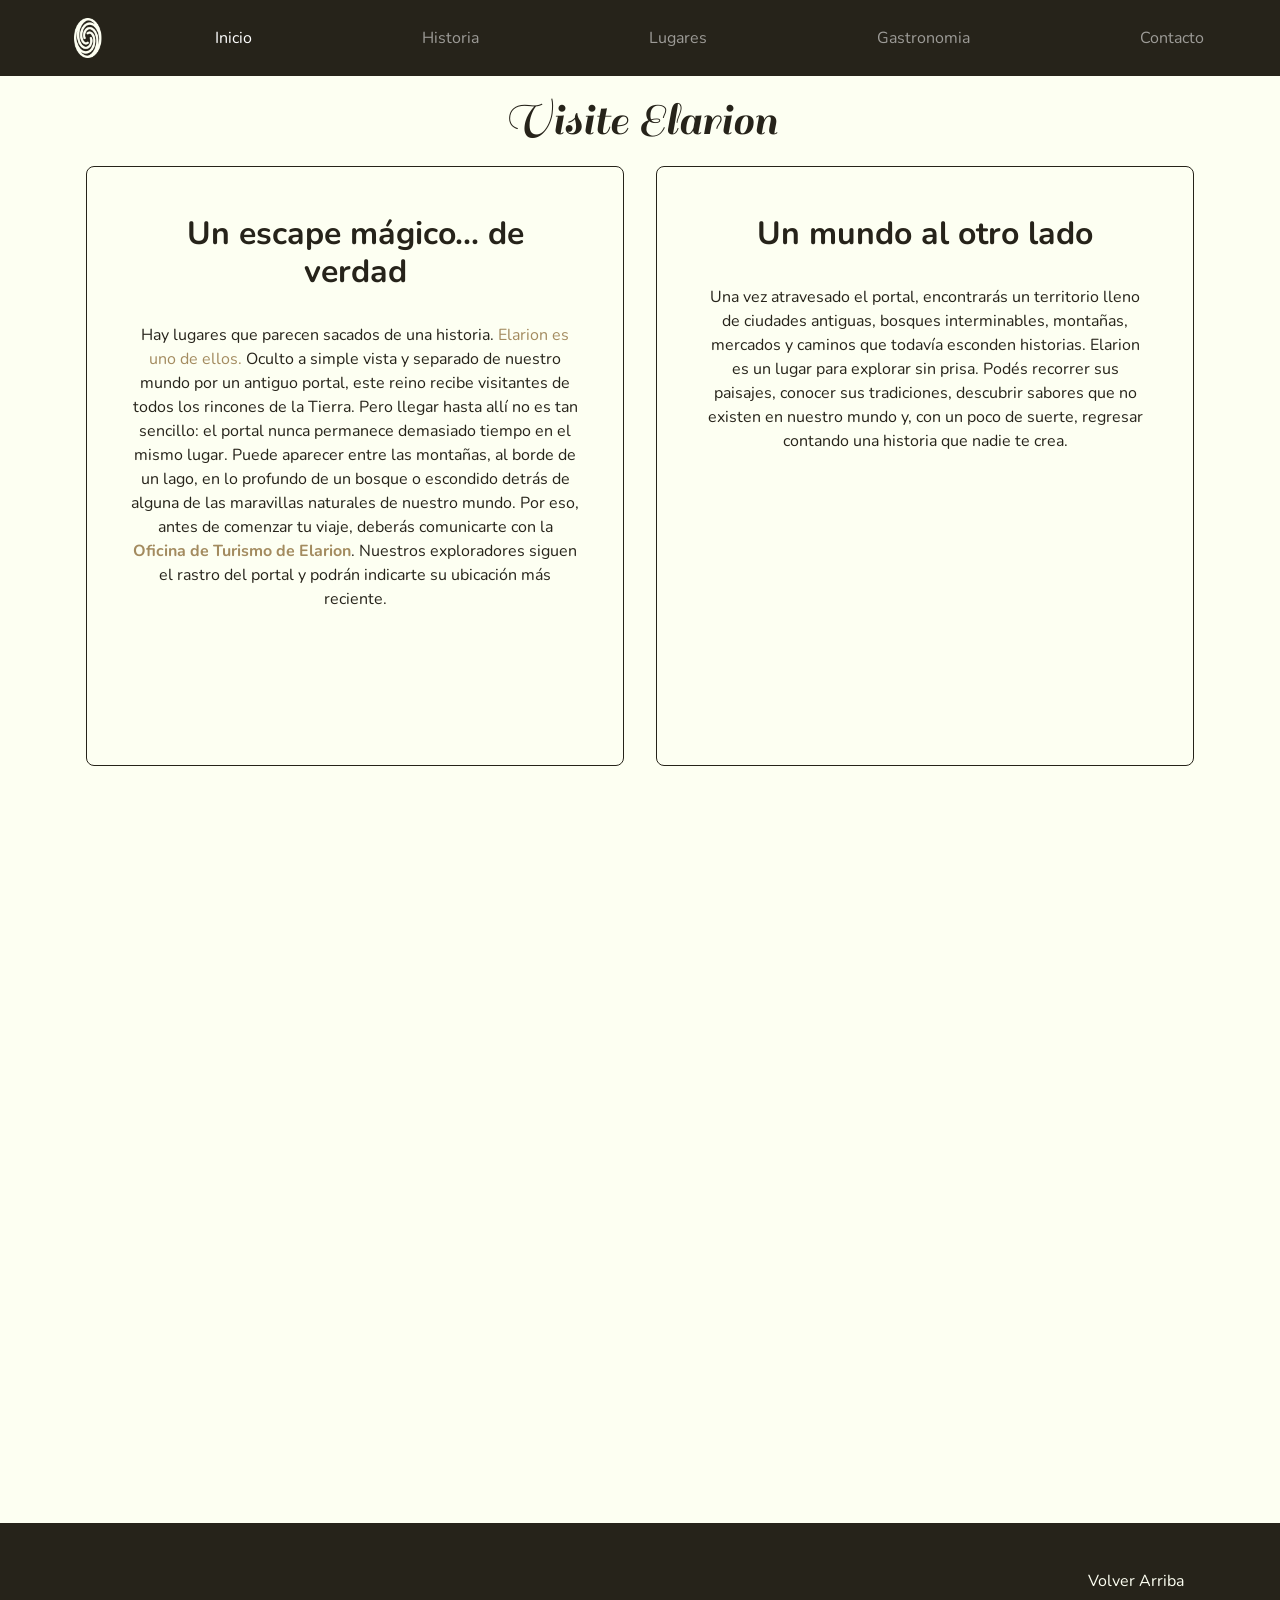
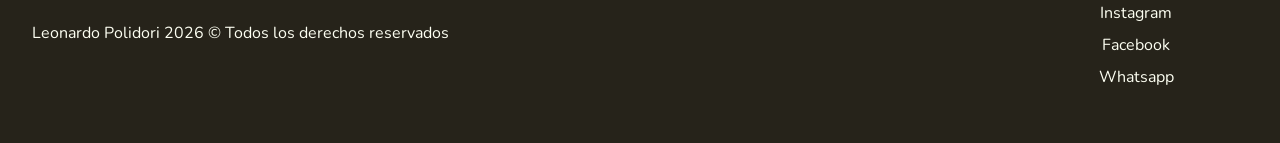
<file: index.html>
<!DOCTYPE html>
<html lang="es">
<head>
    <meta charset="UTF-8">
    <meta name="viewport" content="width=device-width, initial-scale=1.0">
    <meta name="description" content="Descubrí Elarion, un reino de magia y maravillas. Explorá sus paisajes, conocé su historia y prepará tu próxima aventura.">
    <meta name="keywords" content="Elarion, fantasia, turismo, portal">
    <link href="https://cdn.jsdelivr.net/npm/bootstrap@5.3.8/dist/css/bootstrap.min.css" rel="stylesheet" integrity="sha384-sRIl4kxILFvY47J16cr9ZwB07vP4J8+LH7qKQnuqkuIAvNWLzeN8tE5YBujZqJLB" crossorigin="anonymous">
    <link href="https://unpkg.com/aos@2.3.1/dist/aos.css" rel="stylesheet">
    <link rel="stylesheet" href="./styles/styles.css">
    <link rel="shortcut icon" href="./assets/images/icon.png" type="image/x-icon">
    <title>Elarion | Inicio</title>
</head>
<body>
    <header>
        <nav class="navbar navbar-expand-lg nav-bar" data-bs-theme="dark">
            <div class="container-fluid">
                <a class="navbar-brand" href="#index-inicio">
                    <img src="./assets/images/icon-w.png" alt="Elarion icon. Home">
                    <p class="navbar-brand-text">Elarion</p>
                </a>
                <button class="navbar-toggler" type="button" data-bs-toggle="collapse" data-bs-target="#navbarSupportedContent" aria-controls="navbarSupportedContent" aria-expanded="false" aria-label="Toggle navigation">
                    <span class="navbar-toggler-icon"></span>
                </button>
                <div class="collapse navbar-collapse" id="navbarSupportedContent">
                    <ul class="navbar-nav me-auto mb-2 mb-lg-0">
                        <li class="nav-item">
                            <a class="nav-link active" aria-current="page" href="#index-inicio">Inicio</a>
                        </li>
                        <li class="nav-item">
                            <a class="nav-link" href="./pages/historia.html">Historia</a>
                        </li>
                        <li class="nav-item">
                            <a class="nav-link" href="./pages/lugares.html">Lugares</a>
                        </li>
                        <li class="nav-item">
                            <a class="nav-link" href="./pages/gastronomia.html">Gastronomia</a>
                        </li>
                        <li class="nav-item">
                            <a class="nav-link" href="./pages/contacto.html">Contacto</a>
                        </li>
                    </ul>
                </div>
            </div>
        </nav>
    </header>

    <main>
    <div class="container-xl">
        <h1 id="index-inicio">Visite Elarion</h1>
        <div class="index-main row align-items-start" data-aos="fade-up">
            <section class="col">
                <article>
                    <h2>Un escape mágico... de verdad</h2>
                    <p>
                        Hay lugares que parecen sacados de una historia.

                        <span>Elarion es uno de ellos.</span>

                        Oculto a simple vista y separado de nuestro mundo por un antiguo portal, este reino recibe visitantes de todos los rincones de la Tierra. Pero llegar hasta allí no es tan sencillo: el portal nunca permanece demasiado tiempo en el mismo lugar.

                        Puede aparecer entre las montañas, al borde de un lago, en lo profundo de un bosque o escondido detrás de alguna de las maravillas naturales de nuestro mundo.

                        Por eso, antes de comenzar tu viaje, deberás comunicarte con la <span><b>Oficina de Turismo de Elarion</b></span>. Nuestros exploradores siguen el rastro del portal y podrán indicarte su ubicación más reciente.
                    </p>
                </article>
            </section>

            <section class="col">
                <article>
                    <h2>Un mundo al otro lado</h2>
                    <p>
                        Una vez atravesado el portal, encontrarás un territorio lleno de ciudades antiguas, bosques interminables, montañas, mercados y caminos que todavía esconden historias.

                        Elarion es un lugar para explorar sin prisa. Podés recorrer sus paisajes, conocer sus tradiciones, descubrir sabores que no existen en nuestro mundo y, con un poco de suerte, regresar contando una historia que nadie te crea.
                    </p>
                </article>
            </section>
        </div>

        <div class="row">
        <section class="col" data-aos="fade-up">
            <a href="./pages/lugares.html">
            <article class="carrousel-cont">
                <div id="carouselExampleAutoplaying" class="carousel slide carrous" data-bs-ride="carousel">
                    <div class="carousel-inner">
                        <div class="carousel-item active">
                            <img src="./assets/images/cascadas-feericas.jpg" class="d-block w-100" alt="Las Cascadas Feéricas">
                            <div class="carousel-caption d-none d-md-block">
                                <h3>Las Cascadas Feéricas</h4>
                                <p>Aguas cristalinas, antiguas rocas y misteriosas luces iluminan este mágico rincón.</p>
                            </div>
                        </div>
                        <div class="carousel-item">
                            <img src="./assets/images/bosque-susurros.jpg" class="d-block w-100" alt="El Bosque de los Susurros">
                            <div class="carousel-caption d-none d-md-block">
                                <h3>El Bosque de los Susurros</h4>
                                <p>Niebla, senderos antiguos y voces misteriosas esconden historias olvidadas entre sus árboles.</p>
                            </div>
                        </div>
                        <div class="carousel-item">
                            <img src="./assets/images/lago-espejo.jpg" class="d-block w-100" alt="El Lago espejo">
                            <div class="carousel-caption d-none d-md-block">
                                <h3>El Lago Espejo</h4>
                                <p>Sus aguas reflejan el cielo y las montañas, creando un paisaje casi irreal.</p>
                            </div>
                        </div>
                        <div class="carousel-item">
                            <img src="./assets/images/montanas.jpg" class="d-block w-100" alt="Las montañas de Aester">
                            <div class="carousel-caption d-none d-md-block">
                                <h3>Las montañas de Aester</h4>
                                <p>Picos nevados y paisajes imponentes esperan a los viajeros que desafían las alturas.</p>
                            </div>
                        </div>
                        <div class="carousel-item">
                            <img src="./assets/images/ruinas.jpg" class="d-block w-100" alt="Las Ruinas de Valdoria">
                            <div class="carousel-caption d-none d-md-block">
                                <h3>Las Ruinas de Valdoria</h4>
                                <p>Una antigua ciudad en ruinas, repleta de misterios y secretos aún sin descubrir.</p>
                            </div>
                        </div>
                    </div>
                <button class="carousel-control-prev" type="button" data-bs-target="#carouselExampleAutoplaying" data-bs-slide="prev">
                    <span class="carousel-control-prev-icon" aria-hidden="true"></span>
                    <span class="visually-hidden">Previous</span>
                </button>
                <button class="carousel-control-next" type="button" data-bs-target="#carouselExampleAutoplaying" data-bs-slide="next">
                    <span class="carousel-control-next-icon" aria-hidden="true"></span>
                    <span class="visually-hidden">Next</span>
                </button>
                </div>  
            </article>
        </a>
        </section>
        </div>

            <section data-aos="fade-up">
                <h2>El portal está esperando</h2>
                <p>
                    Su ubicación cambia constantemente.

                    Nosotros sabemos dónde está.

                    ¿Estás listo para comenzar el viaje?

                    Contactá con la Oficina de Turismo de Elarion y descubrí dónde se encuentra el próximo acceso al reino.
                </p>
            </section>
        
    </div>
    </main>

    <footer>
        <p>Leonardo Polidori 2026 © Todos los derechos reservados</p> 
        <ul>
            <li><a href="#index-inicio">Volver Arriba</a></li>
            <li><a target="_blank" rel="noopener noreferrer" href="https://www.instagram.com/hotiel94/">Instagram</a></li>
            <li><a target="_blank" rel="noopener noreferrer" href="https://web.facebook.com/theoso888/">Facebook</a></li>
            <li><a target="_blank" rel="noopener noreferrer" href="https://wa.me/+5493517701255" disabled>Whatsapp</a></li>
        </ul>
    </footer>

    <script src="https://cdn.jsdelivr.net/npm/bootstrap@5.3.8/dist/js/bootstrap.bundle.min.js" integrity="sha384-FKyoEForCGlyvwx9Hj09JcYn3nv7wiPVlz7YYwJrWVcXK/BmnVDxM+D2scQbITxI" crossorigin="anonymous"></script>
    <script src="https://unpkg.com/aos@2.3.1/dist/aos.js"></script>
    <script>
        AOS.init();
    </script>

</body>
</html>
</file>
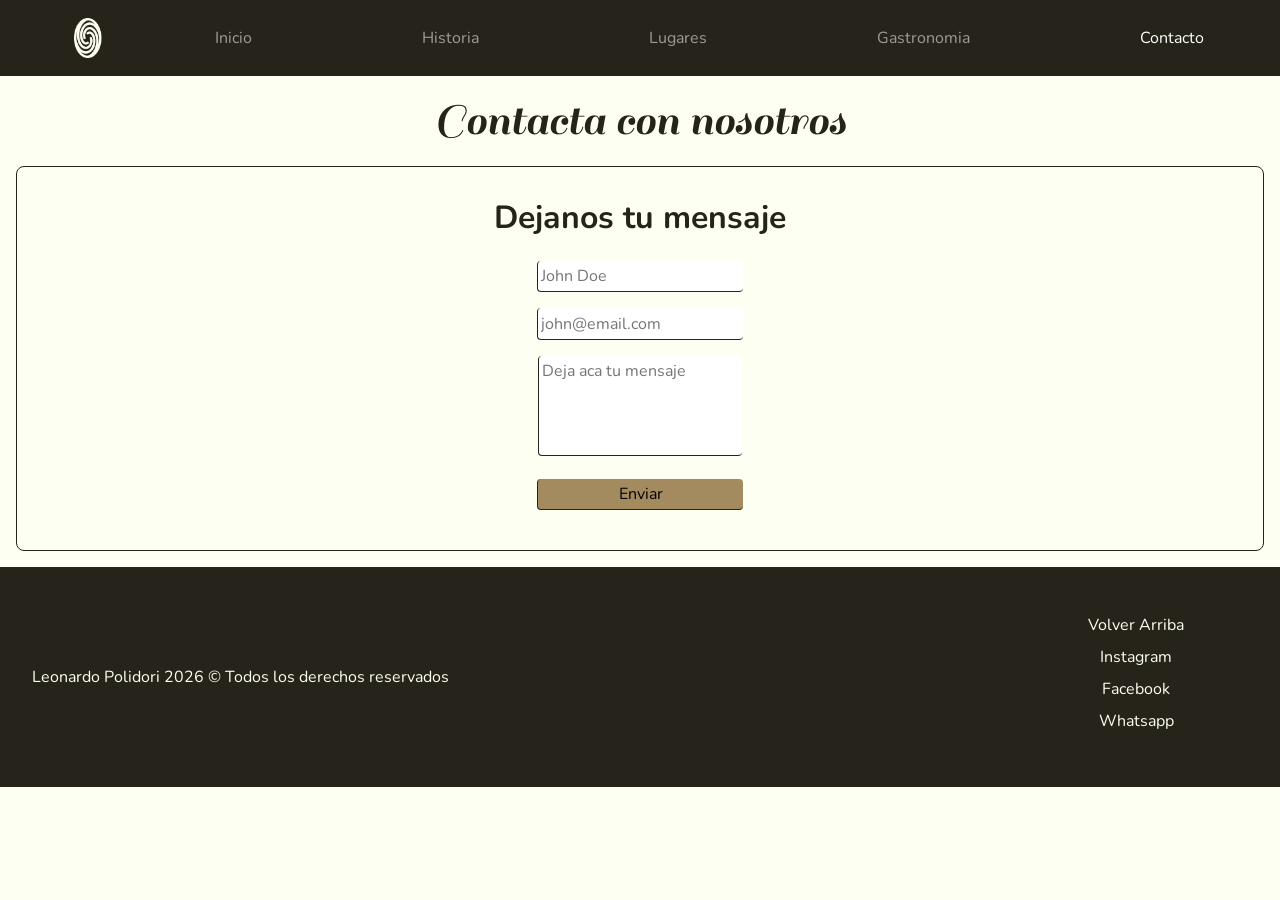
<file: pages/contacto.html>
<!DOCTYPE html>
<html lang="es">
<head>
    <meta charset="UTF-8">
    <meta name="viewport" content="width=device-width, initial-scale=1.0">
    <meta name="description" content="¿Querés conocer más sobre Elarion? Contactá a nuestra Oficina de Turismo y comenzá a planificar tu próxima aventura.">
    <meta name="keywords" content="Elarion, contacto, fantasia, turismo, portal">
    <link href="https://cdn.jsdelivr.net/npm/bootstrap@5.3.8/dist/css/bootstrap.min.css" rel="stylesheet" integrity="sha384-sRIl4kxILFvY47J16cr9ZwB07vP4J8+LH7qKQnuqkuIAvNWLzeN8tE5YBujZqJLB" crossorigin="anonymous">
    <link href="https://unpkg.com/aos@2.3.1/dist/aos.css" rel="stylesheet">
    <link rel="stylesheet" href="../styles/styles.css">
    <link rel="shortcut icon" href="../assets/images/icon.png" type="image/x-icon">
    <title>Elarion | Contacto</title>
</head>

<body>
    <header>
        <nav class="navbar navbar-expand-lg nav-bar" data-bs-theme="dark">
            <div class="container-fluid">
                <a class="navbar-brand" href="../index.html">
                    <img src="../assets/images/icon-w.png" alt="Elarion icon. Home">
                    <p class="navbar-brand-text">Elarion</p>
                </a>
                <button class="navbar-toggler" type="button" data-bs-toggle="collapse" data-bs-target="#navbarSupportedContent" aria-controls="navbarSupportedContent" aria-expanded="false" aria-label="Toggle navigation">
                    <span class="navbar-toggler-icon"></span>
                </button>
                <div class="collapse navbar-collapse" id="navbarSupportedContent">
                    <ul class="navbar-nav me-auto mb-2 mb-lg-0">
                        <li class="nav-item">
                            <a class="nav-link" aria-current="page" href="../index.html">Inicio</a>
                        </li>
                        <li class="nav-item">
                            <a class="nav-link" href="./historia.html">Historia</a>
                        </li>
                        <li class="nav-item">
                            <a class="nav-link" href="./lugares.html">Lugares</a>
                        </li>
                        <li class="nav-item">
                            <a class="nav-link" href="./gastronomia.html">Gastronomia</a>
                        </li>
                        <li class="nav-item">
                            <a class="nav-link active" href="#contacto-inicio">Contacto</a>
                        </li>
                    </ul>
                </div>
            </div>
        </nav>
    </header>

    <main>
        <h1 id="contacto-inicio">Contacta con nosotros</h1>
        <section data-aos="fade-up">
            <h2>Dejanos tu mensaje</h2>
            <form action="">
                <label for="nombre">
                    <input type="text" placeholder="John Doe" required  id="nombre">
                </label>
                <label for="email">
                    <input type="email" placeholder="john@email.com" required id="email">
                </label>
                <label for="mensaje">
                    <textarea required id="mensaje" placeholder="Deja aca tu mensaje" maxlength="500"></textarea>
                </label>
                <input class="contact-button" type="submit" value="Enviar">
            </form>
        </section>
    </main>

    <footer>
        <p>Leonardo Polidori 2026 © Todos los derechos reservados</p> 
        <ul>
            <li><a href="#contacto-inicio">Volver Arriba</a></li>
            <li><a target="_blank" rel="noopener noreferrer" href="https://www.instagram.com/hotiel94/">Instagram</a></li>
            <li><a target="_blank" rel="noopener noreferrer" href="https://web.facebook.com/theoso888/">Facebook</a></li>
            <li><a target="_blank" rel="noopener noreferrer" href="https://wa.me/+5493517701255" disabled>Whatsapp</a></li>
        </ul>
    </footer>

    <script src="https://cdn.jsdelivr.net/npm/bootstrap@5.3.8/dist/js/bootstrap.bundle.min.js" integrity="sha384-FKyoEForCGlyvwx9Hj09JcYn3nv7wiPVlz7YYwJrWVcXK/BmnVDxM+D2scQbITxI" crossorigin="anonymous"></script>
    <script src="https://unpkg.com/aos@2.3.1/dist/aos.js"></script>
    <script>
        AOS.init();
    </script>
</body>
</html>
</file>
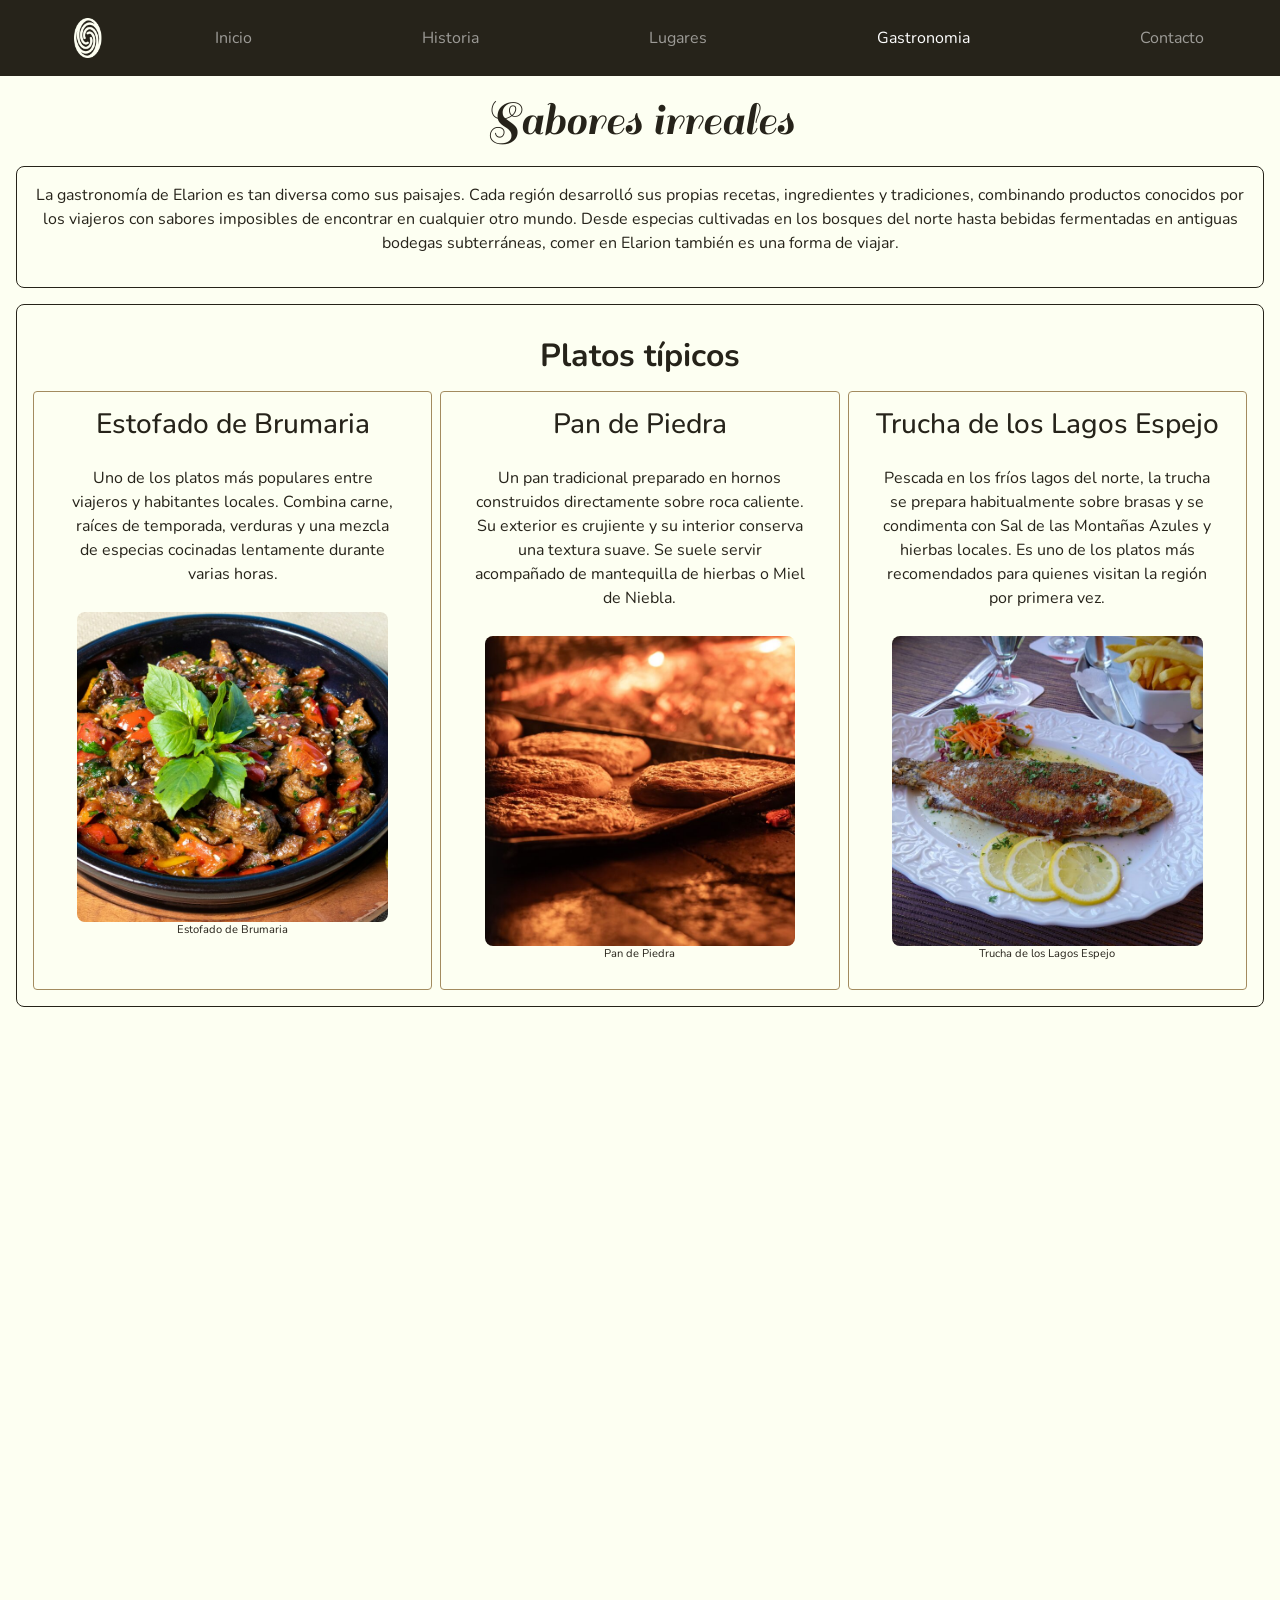
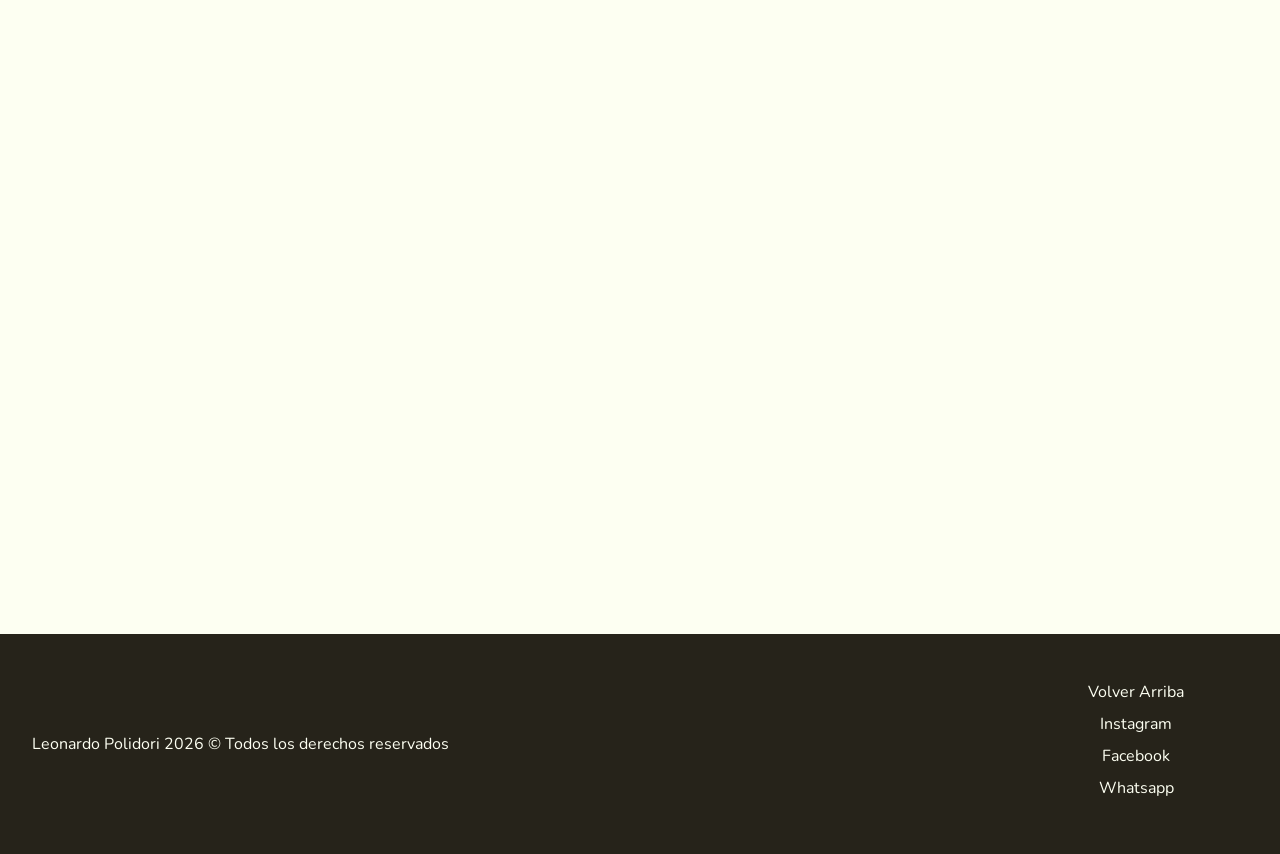
<file: pages/gastronomia.html>
<!DOCTYPE html>
<html lang="es">
<head>
    <meta charset="UTF-8">
    <meta name="viewport" content="width=device-width, initial-scale=1.0">
    <meta name="description" content="Saboreá la gastronomía de Elarion y descubrí los platos tradicionales, los sabores únicos y las delicias típicas de este reino fantástico.">
    <meta name="keywords" content="Elarion, fantasia, comida, tabernas, turismo, portal">
    <link href="https://cdn.jsdelivr.net/npm/bootstrap@5.3.8/dist/css/bootstrap.min.css" rel="stylesheet" integrity="sha384-sRIl4kxILFvY47J16cr9ZwB07vP4J8+LH7qKQnuqkuIAvNWLzeN8tE5YBujZqJLB" crossorigin="anonymous">
    <link href="https://unpkg.com/aos@2.3.1/dist/aos.css" rel="stylesheet">
    <link rel="stylesheet" href="../styles/styles.css">
    <link rel="shortcut icon" href="../assets/images/icon.png" type="image/x-icon">
    <title>Elarion | Gastronomía</title>
</head>
<body>
    <header>
        <nav class="navbar navbar-expand-lg nav-bar" data-bs-theme="dark">
            <div class="container-fluid">
                <a class="navbar-brand" href="../index.html">
                    <img src="../assets/images/icon-w.png" alt="Elarion icon. Home">
                    <p class="navbar-brand-text">Elarion</p>
                </a>
                <button class="navbar-toggler" type="button" data-bs-toggle="collapse" data-bs-target="#navbarSupportedContent" aria-controls="navbarSupportedContent" aria-expanded="false" aria-label="Toggle navigation">
                    <span class="navbar-toggler-icon"></span>
                </button>
                <div class="collapse navbar-collapse" id="navbarSupportedContent">
                    <ul class="navbar-nav me-auto mb-2 mb-lg-0">
                        <li class="nav-item">
                            <a class="nav-link" aria-current="page" href="../index.html">Inicio</a>
                        </li>
                        <li class="nav-item">
                            <a class="nav-link" href="./historia.html">Historia</a>
                        </li>
                        <li class="nav-item">
                            <a class="nav-link" href="./lugares.html">Lugares</a>
                        </li>
                        <li class="nav-item">
                            <a class="nav-link active" href="#gastronomia-inicio">Gastronomia</a>
                        </li>
                        <li class="nav-item">
                            <a class="nav-link" href="./contacto.html">Contacto</a>
                        </li>
                    </ul>
                </div>
            </div>
        </nav>
    </header>

    <main>
        <h1 id="gastronomia-inicio">Sabores irreales</h1>
        
        <section data-aos="fade-up">
            <p>
                La gastronomía de Elarion es tan diversa como sus paisajes. Cada región desarrolló sus propias recetas, ingredientes y tradiciones, combinando productos conocidos por los viajeros con sabores imposibles de encontrar en cualquier otro mundo.

                Desde especias cultivadas en los bosques del norte hasta bebidas fermentadas en antiguas bodegas subterráneas, comer en Elarion también es una forma de viajar.</p>
        
        </section>        
            
        <section data-aos="fade-up">

            <h2>Platos típicos</h2>
            <div class="platos-tipicos">
                <article class="plato1">
                    <h3>Estofado de Brumaria</h3>
                    <p>
                        Uno de los platos más populares entre viajeros y habitantes locales. Combina carne, raíces de temporada, verduras y una mezcla de especias cocinadas lentamente durante varias horas.
                    </p>
                    <figure>
                        <img src="../assets/images/estofado-de-brumaria.jpg" alt="Estofado de Brumaria">
                        <figcaption>Estofado de Brumaria</figcaption>
                    </figure>
                </article>
                
                <article class="plato2">
                    <h3>Pan de Piedra</h3>
                    <p>
                        Un pan tradicional preparado en hornos construidos directamente sobre roca caliente. Su exterior es crujiente y su interior conserva una textura suave. Se suele servir acompañado de mantequilla de hierbas o Miel de Niebla.
                    </p>
                    <figure>
                        <img src="../assets/images/pan-de-piedra.jpg" alt="Pan de Piedra">
                        <figcaption>Pan de Piedra</figcaption>
                    </figure>
                </article>

                <article class="plato3">
                    <h3>Trucha de los Lagos Espejo</h3>
                    <p>
                        Pescada en los fríos lagos del norte, la trucha se prepara habitualmente sobre brasas y se condimenta con Sal de las Montañas Azules y hierbas locales. Es uno de los platos más recomendados para quienes visitan la región por primera vez.
                    </p>
                    <figure>
                        <img src="../assets/images/trucha-lagos.jpg" alt="Trucha de los Lagos Espejo">
                        <figcaption>Trucha de los Lagos Espejo</figcaption>
                    </figure>
                </article>
            </div>
        </section>

        <section data-aos="fade-up">

            <h2>Ingredientes de otro mundo</h2>
            <div class="container-xl">
                <div class="row ingred-row">
                    <div class="col-md">
                        <h3>Flor de Lunaria</h3>
                        <p>
                            Una pequeña flor plateada que crece únicamente durante las noches de luna llena. Sus pétalos secos se utilizan como especia y aportan un sabor suave y ligeramente dulce a sopas, carnes y bebidas calientes.
                        </p>
                    </div>

                    <div class="col-md">
                        <h3>Sal de las Montañas Azules</h3>
                        <p>
                            Extraída de antiguas cavernas en las regiones montañosas de Elarion, esta sal posee un característico tono azulado. Es uno de los condimentos más utilizados en la cocina tradicional y suele acompañar platos de carne y verduras asadas.
                        </p>
                    </div>

                    <div class="col-md">
                        <h3>Pimienta de Fuego</h3>
                        <p>
                            Una especia de intenso color rojo que crece cerca de zonas volcánicas. Su sabor comienza siendo dulce, pero deja un picor que puede durar varios minutos. Se recomienda utilizar con moderación.
                        </p>
                    </div>
                
                    <div class="col-md">
                        <h3>Miel de Niebla</h3>
                        <p>
                            Producida por pequeñas abejas que habitan los bosques húmedos del oeste, posee una textura ligera y un aroma herbal. Se utiliza en postres, bebidas y algunas salsas tradicionales.</p>
                        </p>
                    </div>
                </div>
            </div>
        </section>
        
        <section data-aos="fade-up">

            <h2>Taberna del mes</h2>
            <h3>El Grifo dormido</h3>
            <article class="carrousel-cont">
                <div id="carouselExampleAutoplaying" class="carousel slide carrous" data-bs-ride="carousel">
                    <div class="carousel-inner">
                        <div class="carousel-item active">
                            <img src="../assets/images/el-grifo-cartel.jpg" class="d-block w-100" alt="Cartel de El Grifo Dormido">
                        </div>

                        <div class="carousel-item">
                            <img src="../assets/images/el-grifo-dormido.jpg" class="d-block w-100" alt="Interior de El Grifo Dormido">
                        </div>

                        <div class="carousel-item">
                            <img src="../assets/images/el-grifo-feria1.jpg" class="d-block w-100" alt="Vendora en Feria anual de la taverna">
                        </div>

                        <div class="carousel-item">
                            <img src="../assets/images/el-grifo-feria2.jpg" class="d-block w-100" alt="Cocineros en la Feria anual de la taverna">
                        </div>
                    </div>

                    <button class="carousel-control-prev" type="button" data-bs-target="#carouselExampleAutoplaying" data-bs-slide="prev">
                        <span class="carousel-control-prev-icon" aria-hidden="true"></span>
                        <span class="visually-hidden">Previous</span>
                    </button>
                    
                    <button class="carousel-control-next" type="button" data-bs-target="#carouselExampleAutoplaying" data-bs-slide="next">
                        <span class="carousel-control-next-icon" aria-hidden="true"></span>
                        <span class="visually-hidden">Next</span>
                    </button>
                </div>  
            </article>
            <p>
                Ubicada en uno de los caminos principales que conectan las antiguas regiones del reino, El Grifo Dormido se ha convertido en una parada obligatoria para viajeros, comerciantes y aventureros.

                Este mes recomendamos probar su Estofado de Brumaria, preparado con una receta transmitida durante generaciones, acompañado por una jarra de Cerveza de Raíz Negra.

                La taberna también cuenta con habitaciones para viajeros, música en vivo durante las noches y una vista privilegiada hacia los bosques del oeste.

                Recomendación del viajero: llegá temprano. Los rumores dicen que, después de la medianoche, las mejores historias comienzan a circular entre las mesas.
            </p>
        </section>
    </main>

    <footer>
        <p>Leonardo Polidori 2026 © Todos los derechos reservados</p> 
        <ul>
            <li><a href="#gastronomia-inicio">Volver Arriba</a></li>
            <li><a target="_blank" rel="noopener noreferrer" href="https://www.instagram.com/hotiel94/">Instagram</a></li>
            <li><a target="_blank" rel="noopener noreferrer" href="https://web.facebook.com/theoso888/">Facebook</a></li>
            <li><a target="_blank" rel="noopener noreferrer" href="https://wa.me/+5493517701255" disabled>Whatsapp</a></li>
        </ul>
    </footer>

    <script src="https://cdn.jsdelivr.net/npm/bootstrap@5.3.8/dist/js/bootstrap.bundle.min.js" integrity="sha384-FKyoEForCGlyvwx9Hj09JcYn3nv7wiPVlz7YYwJrWVcXK/BmnVDxM+D2scQbITxI" crossorigin="anonymous"></script>
    <script src="https://unpkg.com/aos@2.3.1/dist/aos.js"></script>
    <script>
        AOS.init();
    </script>

</body>
</html>
</file>
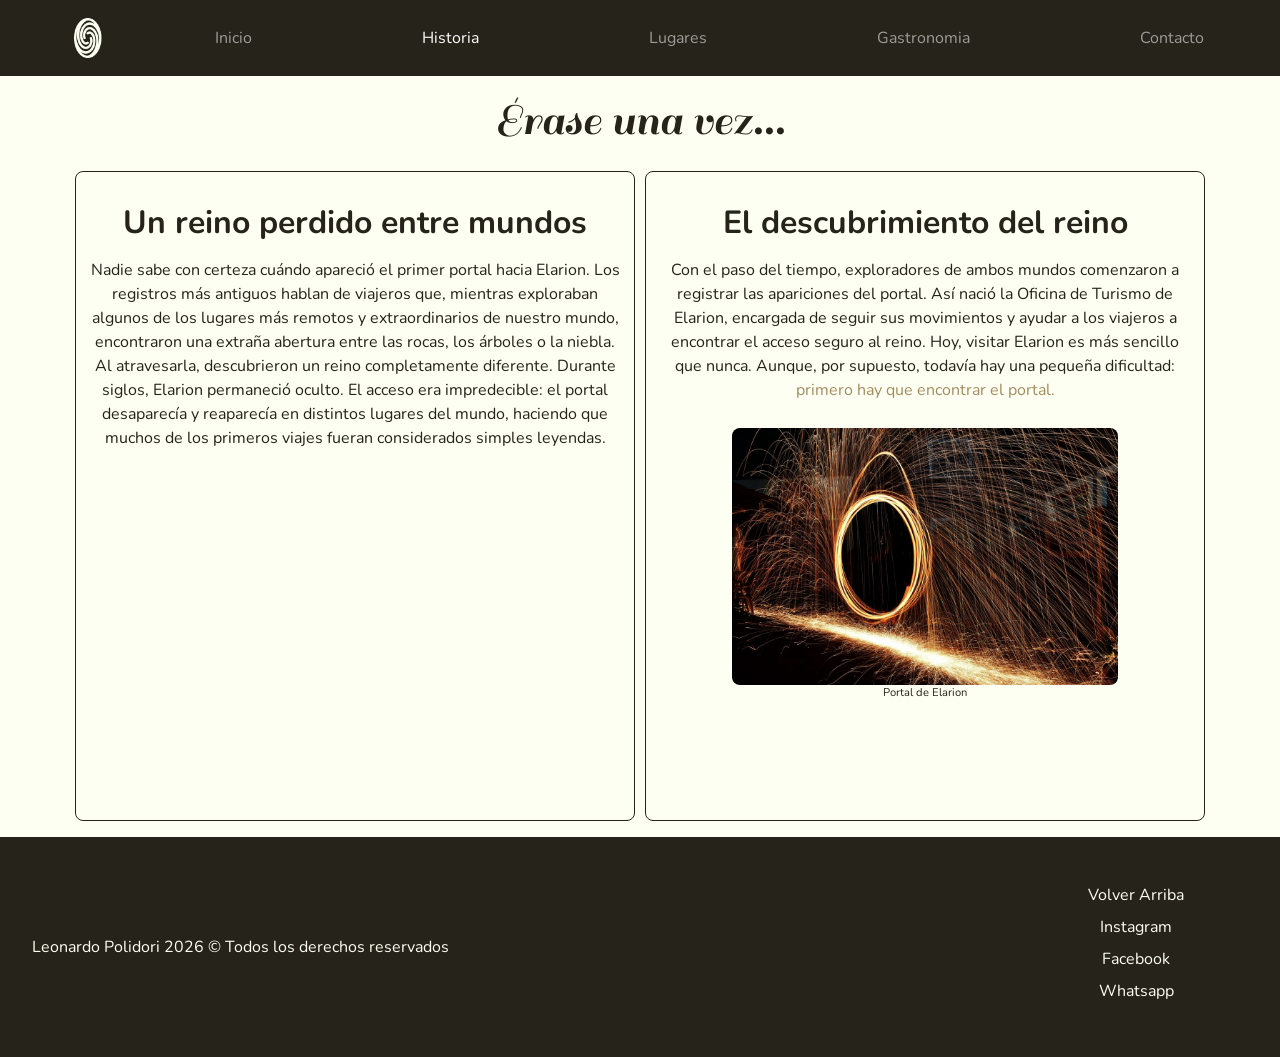
<file: pages/historia.html>
<!DOCTYPE html>
<html lang="es">
<head>
    <meta charset="UTF-8">
    <meta name="viewport" content="width=device-width, initial-scale=1.0">
    <meta name="description" content="Descubrí la fascinante historia de Elarion, sus antiguos secretos y las leyendas que dieron forma a este reino mágico.">
    <meta name="keywords" content="Elarion, contacto, fantasia, turismo, portal">
    <link href="https://cdn.jsdelivr.net/npm/bootstrap@5.3.8/dist/css/bootstrap.min.css" rel="stylesheet" integrity="sha384-sRIl4kxILFvY47J16cr9ZwB07vP4J8+LH7qKQnuqkuIAvNWLzeN8tE5YBujZqJLB" crossorigin="anonymous">
    <link href="https://unpkg.com/aos@2.3.1/dist/aos.css" rel="stylesheet">
    <link rel="stylesheet" href="../styles/styles.css">
    <link rel="shortcut icon" href="../assets/images/icon.png" type="image/x-icon">
    <title>Elarion | Historia</title>
</head>

<body>
    <header>
        <nav class="navbar navbar-expand-lg nav-bar" data-bs-theme="dark">
            <div class="container-fluid">
                <a class="navbar-brand" href="../index.html">
                    <img src="../assets/images/icon-w.png" alt="Elarion icon. Home">
                    <p class="navbar-brand-text">Elarion</p>
                </a>
                <button class="navbar-toggler" type="button" data-bs-toggle="collapse" data-bs-target="#navbarSupportedContent" aria-controls="navbarSupportedContent" aria-expanded="false" aria-label="Toggle navigation">
                    <span class="navbar-toggler-icon"></span>
                </button>
                <div class="collapse navbar-collapse" id="navbarSupportedContent">
                    <ul class="navbar-nav me-auto mb-2 mb-lg-0">
                        <li class="nav-item">
                            <a class="nav-link" aria-current="page" href="../index.html">Inicio</a>
                        </li>
                        <li class="nav-item">
                            <a class="nav-link active" href="#historia-inicio">Historia</a>
                        </li>
                        <li class="nav-item">
                            <a class="nav-link" href="./lugares.html">Lugares</a>
                        </li>
                        <li class="nav-item">
                            <a class="nav-link" href="./gastronomia.html">Gastronomia</a>
                        </li>
                        <li class="nav-item">
                            <a class="nav-link" href="./contacto.html">Contacto</a>
                        </li>
                    </ul>
                </div>
            </div>
        </nav>
    </header>

    <main>
        <div class="container">
            <h1 id="historia-inicio">Érase una vez...</h1>
            <div class="historia-main row align-items-start" data-aos="fade-up">
                <section class=" col-md historia-col" data-aos="fade-right">
                    <h2>Un reino perdido entre mundos</h2>
                    <p>
                        Nadie sabe con certeza cuándo apareció el primer portal hacia Elarion.
                    
                        Los registros más antiguos hablan de viajeros que, mientras exploraban algunos de los lugares más remotos y extraordinarios de nuestro mundo, encontraron una extraña abertura entre las rocas, los árboles o la niebla. Al atravesarla, descubrieron un reino completamente diferente.
                    
                        Durante siglos, Elarion permaneció oculto. El acceso era impredecible: el portal desaparecía y reaparecía en distintos lugares del mundo, haciendo que muchos de los primeros viajes fueran considerados simples leyendas.
                    </p>
                </section>
            
                <section class="col-md historia-col" data-aos="fade-left">
                    <h2>El descubrimiento del reino</h2>
                    <p>
                        Con el paso del tiempo, exploradores de ambos mundos comenzaron a registrar las apariciones del portal. Así nació la Oficina de Turismo de Elarion, encargada de seguir sus movimientos y ayudar a los viajeros a encontrar el acceso seguro al reino.
                    
                        Hoy, visitar Elarion es más sencillo que nunca.
                    
                        Aunque, por supuesto, todavía hay una pequeña dificultad:
                    
                        <span>primero hay que encontrar el portal.</span>
                    </p>
                    <figure>
                        <img src="../assets/images/portal.jpg" alt="Portal de Elarion">
                        <figcaption>Portal de Elarion</figcaption>
                    </figure>
                </section>
            </div>
        </div>
    </main>

    <footer>
        <p>Leonardo Polidori 2026 © Todos los derechos reservados</p> 
        <ul>
            <li><a href="#historia-inicio">Volver Arriba</a></li>
            <li><a target="_blank" rel="noopener noreferrer" href="https://www.instagram.com/hotiel94/">Instagram</a></li>
            <li><a target="_blank" rel="noopener noreferrer" href="https://web.facebook.com/theoso888/">Facebook</a></li>
            <li><a target="_blank" rel="noopener noreferrer" href="https://wa.me/+5493517701255" disabled>Whatsapp</a></li>
        </ul>
    </footer>
    <script src="https://cdn.jsdelivr.net/npm/bootstrap@5.3.8/dist/js/bootstrap.bundle.min.js" integrity="sha384-FKyoEForCGlyvwx9Hj09JcYn3nv7wiPVlz7YYwJrWVcXK/BmnVDxM+D2scQbITxI" crossorigin="anonymous"></script>
    <script src="https://unpkg.com/aos@2.3.1/dist/aos.js"></script>
    <script>
        AOS.init();
    </script>

</body>
</html>
</file>
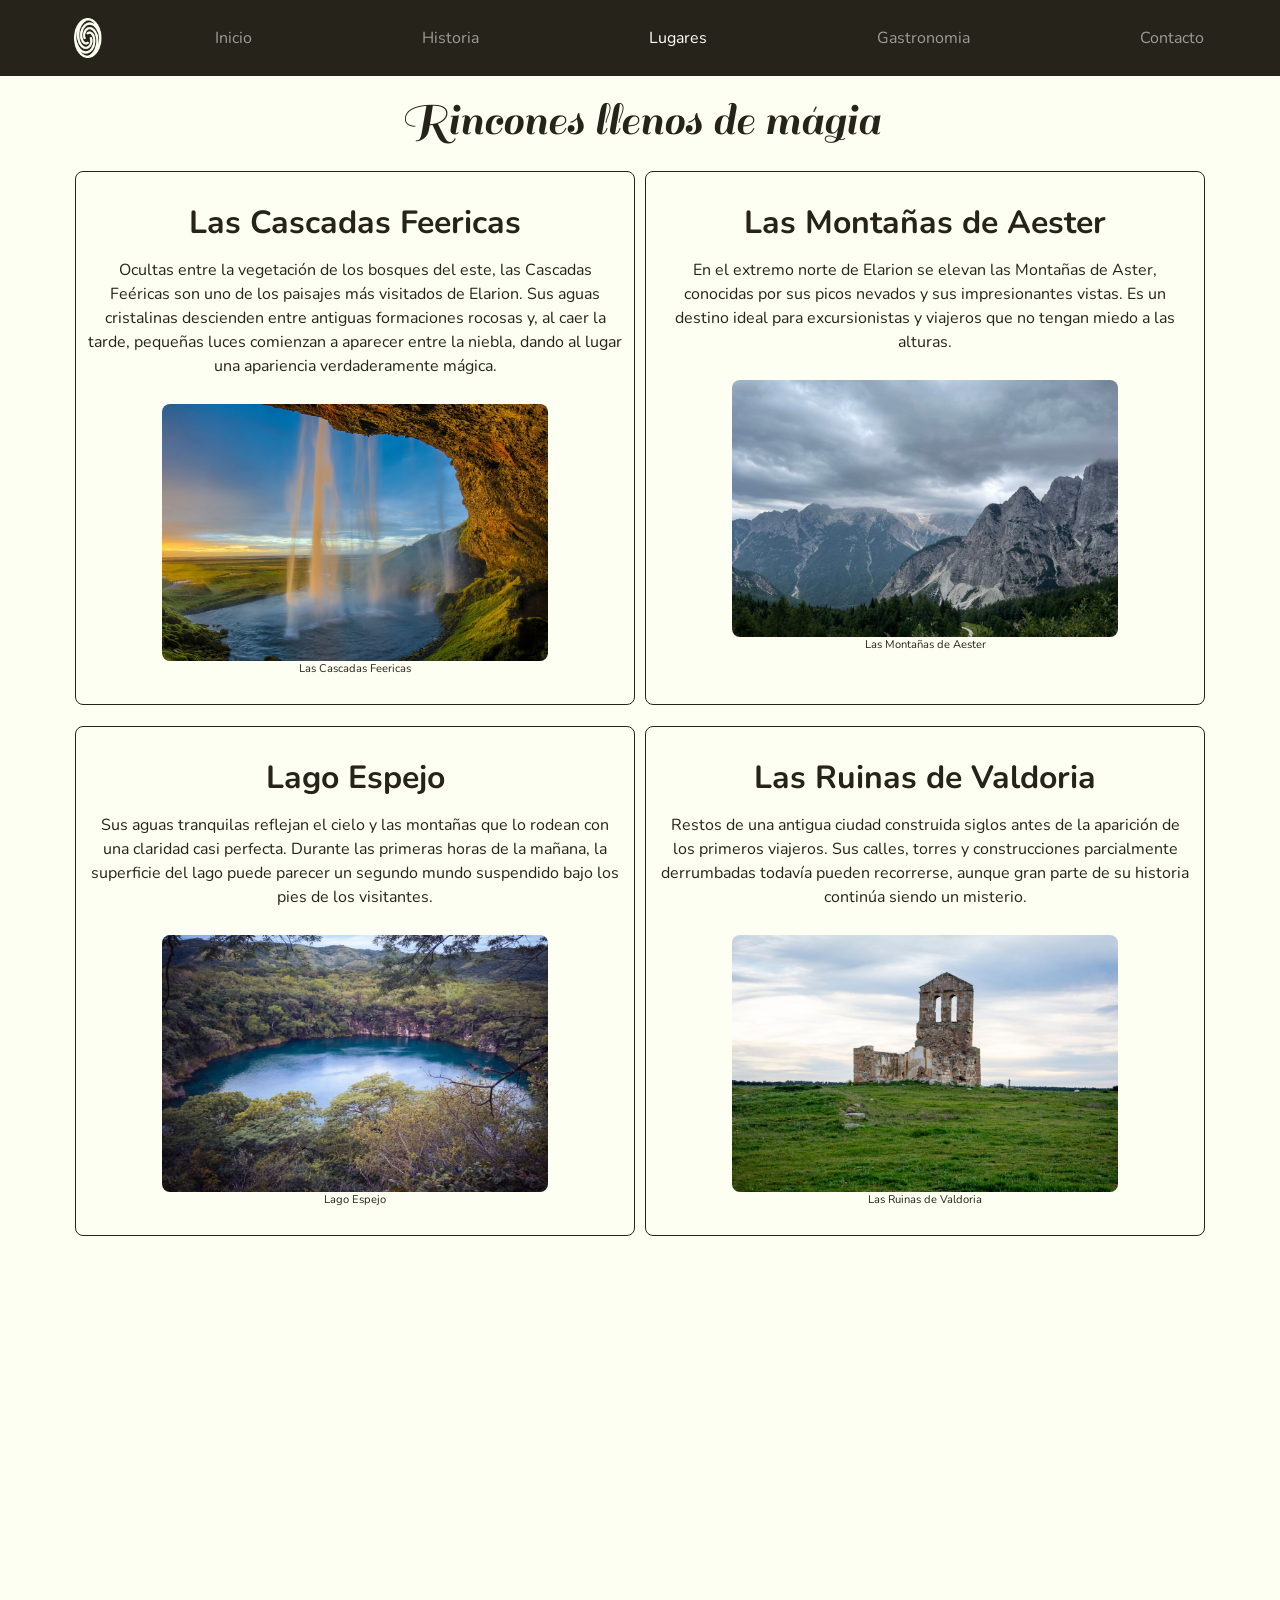
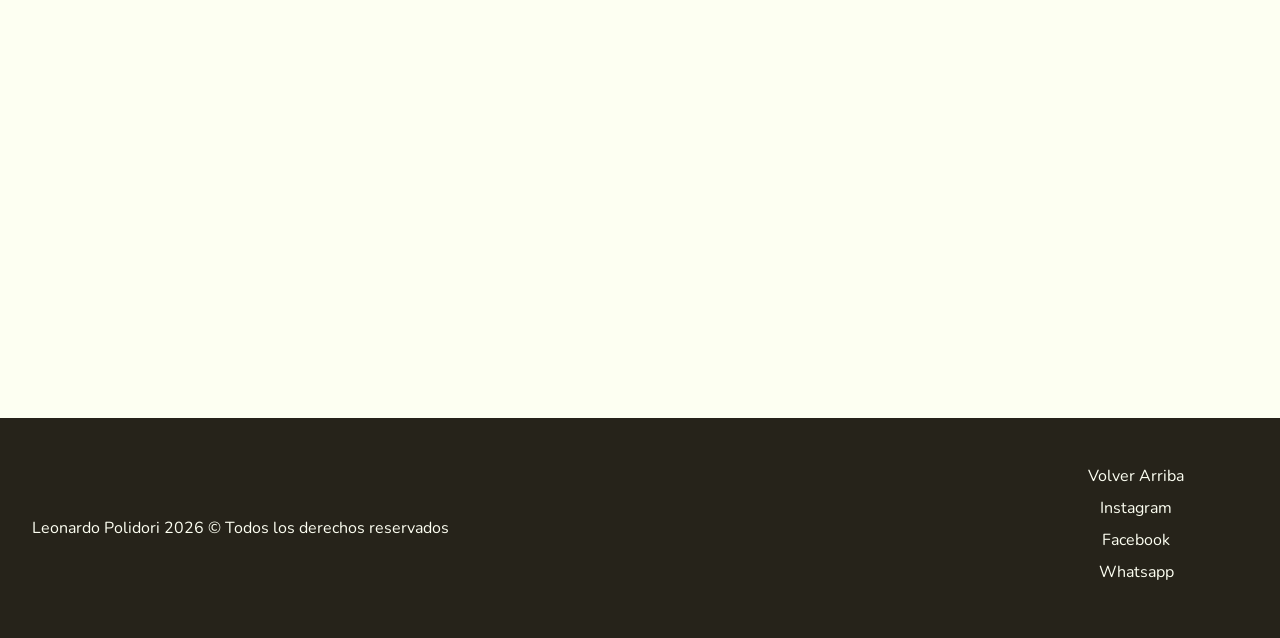
<file: pages/lugares.html>
<!DOCTYPE html>
<html lang="es">
<head>
    <meta charset="UTF-8">
    <meta name="viewport" content="width=device-width, initial-scale=1.0">
    <meta name="description" content="Explorá los rincones más fascinantes de Elarion: bosques misteriosos, montañas imponentes, lagos encantados y ruinas antiguas.">
    <meta name="keywords" content="Elarion, fantasia, paisajes, paquetes, turismo, portal">
    <link href="https://cdn.jsdelivr.net/npm/bootstrap@5.3.8/dist/css/bootstrap.min.css" rel="stylesheet" integrity="sha384-sRIl4kxILFvY47J16cr9ZwB07vP4J8+LH7qKQnuqkuIAvNWLzeN8tE5YBujZqJLB" crossorigin="anonymous">
    <link href="https://unpkg.com/aos@2.3.1/dist/aos.css" rel="stylesheet">
    <link rel="stylesheet" href="../styles/styles.css">
    <link rel="shortcut icon" href="../assets/images/icon.png" type="image/x-icon">
    <title>Elarion | Lugares</title>
</head>
<body>
    <header>
        <nav class="navbar navbar-expand-lg nav-bar" data-bs-theme="dark">
            <div class="container-fluid">
                <a class="navbar-brand" href="../index.html">
                    <img src="../assets/images/icon-w.png" alt="Elarion icon. Home">
                    <p class="navbar-brand-text">Elarion</p>
                </a>
                <button class="navbar-toggler" type="button" data-bs-toggle="collapse" data-bs-target="#navbarSupportedContent" aria-controls="navbarSupportedContent" aria-expanded="false" aria-label="Toggle navigation">
                    <span class="navbar-toggler-icon"></span>
                </button>
                <div class="collapse navbar-collapse" id="navbarSupportedContent">
                    <ul class="navbar-nav me-auto mb-2 mb-lg-0">
                        <li class="nav-item">
                            <a class="nav-link" aria-current="page" href="../index.html">Inicio</a>
                        </li>
                        <li class="nav-item">
                            <a class="nav-link" href="./historia.html">Historia</a>
                        </li>
                        <li class="nav-item">
                            <a class="nav-link active" href="#lugares-inicio">Lugares</a>
                        </li>
                        <li class="nav-item">
                            <a class="nav-link" href="./gastronomia.html">Gastronomia</a>
                        </li>
                        <li class="nav-item">
                            <a class="nav-link" href="./contacto.html">Contacto</a>
                        </li>
                    </ul>
                </div>
            </div>
        </nav>
    </header>

    <main>
        <h1 id="lugares-inicio">Rincones llenos de mágia</h1>

        <div class="container">
            <div class="row">
                <section data-aos="fade-up" class="lugares-card col-md">
                    <h2>Las Cascadas Feericas</h2>
                    <p>
                        Ocultas entre la vegetación de los bosques del este, las Cascadas Feéricas son uno de los paisajes más visitados de Elarion. Sus aguas cristalinas descienden entre antiguas formaciones rocosas y, al caer la tarde, pequeñas luces comienzan a aparecer entre la niebla, dando al lugar una apariencia verdaderamente mágica.
                    </p>
                    <figure>
                        <img src="../assets/images/cascadas-feericas.jpg" alt="Las Cascadas Feericas">
                        <figcaption>Las Cascadas Feericas</figcaption>
                    </figure>
                    </section>

                <section data-aos="fade-up" class="lugares-card col-md">
                    <h2>Las Montañas de Aester</h2>
                    <p>
                        En el extremo norte de Elarion se elevan las Montañas de Aster, conocidas por sus picos nevados y sus impresionantes vistas. Es un destino ideal para excursionistas y viajeros que no tengan miedo a las alturas.
                    </p>
                    <figure>
                        <img src="../assets/images/montanas.jpg" alt="Las Montañas de Aester">
                        <figcaption>Las Montañas de Aester</figcaption>
                    </figure>
                </section>
            </div>
            
            <div class="row">
                <section data-aos="fade-up" class="lugares-card col-md">
                    <h2>Lago Espejo</h2>
                    <p>
                        Sus aguas tranquilas reflejan el cielo y las montañas que lo rodean con una claridad casi perfecta. Durante las primeras horas de la mañana, la superficie del lago puede parecer un segundo mundo suspendido bajo los pies de los visitantes.
                    </p>
                    <figure>
                        <img src="../assets/images/lago-espejo.jpg" alt="Lago Espejo">
                        <figcaption>Lago Espejo</figcaption>
                    </figure>
                </section>

                <section data-aos="fade-up" class="lugares-card col-md">
                    <h2>Las Ruinas de Valdoria</h2>
                    <p>
                        Restos de una antigua ciudad construida siglos antes de la aparición de los primeros viajeros. Sus calles, torres y construcciones parcialmente derrumbadas todavía pueden recorrerse, aunque gran parte de su historia continúa siendo un misterio.
                    </p>
                    <figure>
                        <img src="../assets/images/ruinas.jpg" alt="Las Ruinas de Valdoria">
                        <figcaption>Las Ruinas de Valdoria</figcaption>
                    </figure>
                </section>
            </div>

            <div class="row">
                <section data-aos="fade-up" class="lugares-card col-md">
                    <h2>El Bosque de los Susurros</h2>
                    <p>
                        Un extenso bosque cubierto por una niebla permanente y atravesado por antiguos senderos. Los habitantes locales aseguran que, cuando el viento atraviesa los árboles, es posible escuchar voces contando historias olvidadas.
                    </p>
                    <figure>
                        <img src="../assets/images/bosque-susurros.jpg" alt="El Bosque de los Susurros">
                        <figcaption>El Bosque de los Susurros</figcaption>
                    </figure>
                </section>
            </div>
        </div>
    </main>

    <footer>
        <p>Leonardo Polidori 2026 © Todos los derechos reservados</p> 
        <ul>
            <li><a href="#lugares-inicio">Volver Arriba</a></li>
            <li><a target="_blank" rel="noopener noreferrer" href="https://www.instagram.com/hotiel94/">Instagram</a></li>
            <li><a target="_blank" rel="noopener noreferrer" href="https://web.facebook.com/theoso888/">Facebook</a></li>
            <li><a target="_blank" rel="noopener noreferrer" href="https://wa.me/+5493517701255" disabled>Whatsapp</a></li>
        </ul>
    </footer>
    
    <script src="https://cdn.jsdelivr.net/npm/bootstrap@5.3.8/dist/js/bootstrap.bundle.min.js" integrity="sha384-FKyoEForCGlyvwx9Hj09JcYn3nv7wiPVlz7YYwJrWVcXK/BmnVDxM+D2scQbITxI" crossorigin="anonymous"></script>
    <script src="https://unpkg.com/aos@2.3.1/dist/aos.js"></script>
    <script>
        AOS.init();
    </script>

</body>
</html>
</file>
<file: styles/styles.css>
@import url("https://fonts.googleapis.com/css2?family=Nunito:ital,wght@0,200..1000;1,200..1000&family=Sail&display=swap");
@keyframes breathe {
  0% {
    opacity: 1;
  }
  50% {
    opacity: 0.5;
  }
  100% {
    opacity: 1;
  }
}
section, article {
  display: flex;
  flex-direction: column;
  justify-content: center;
  align-items: center;
  text-align: center;
}

body {
  background-color: #fdfff2;
}

.carrous {
  border-radius: 8px;
  border: 1px solid #26231A;
  overflow: hidden;
}

.carrousel-cont {
  max-width: 720px;
}

.ingred-row {
  margin-top: 0.5rem;
  gap: 3px;
}
.ingred-row div {
  border: 1px solid #A38B5F;
  border-radius: 8px;
  padding: 1rem;
  align-content: center;
}

@media (min-width: 768px) {
  .platos-tipicos {
    display: grid;
    gap: 0.5rem;
    grid-template-columns: repeat(2, minmax(200px, 1fr));
    grid-template-areas: "plato1 plato2" "plato3 plato3";
  }
  .platos-tipicos .plato1 {
    grid-area: plato1;
  }
  .platos-tipicos .plato2 {
    grid-area: plato2;
  }
  .platos-tipicos .plato3 {
    grid-area: plato3;
  }
  .platos-tipicos img {
    aspect-ratio: 1/1;
    max-width: 90%;
  }
  .platos-tipicos article {
    border: 1px solid #A38B5F;
    border-radius: 4px;
    padding: 1rem;
  }
}
@media (min-width: 1024px) {
  .platos-tipicos {
    display: grid;
    grid-template-columns: repeat(3, minmax(200px, 1fr));
    grid-template-areas: "plato1 plato2 plato3";
  }
}

.lugares-card {
  margin: 5px;
  margin-bottom: 1rem;
  max-width: 95dvw;
}

@media (min-width: 768px) {
  .index-main section {
    min-height: 600px;
    height: 100%;
    min-width: 350px;
    justify-content: start;
  }
}

.historia-col {
  margin: 5px;
  margin-bottom: 1rem;
  max-width: 95dvw;
}
@media (min-width: 768px) {
  .historia-col {
    justify-content: start;
    min-height: 650px;
  }
}

* {
  margin: 0;
  padding: 0;
  box-sizing: border-box;
}

ul {
  list-style: none;
}

a {
  text-decoration: none;
  color: #fdfff2;
}
a:active {
  text-decoration: none;
}

h1 {
  font-size: 3rem;
  font-family: "sail", sans-serif;
  text-align: center;
  justify-self: center;
  margin: 1rem;
}

h2 {
  text-align: center;
  font-weight: 700;
  margin: 1rem;
}

body {
  color: #26231A;
  font-family: "nunito", sans-serif;
  background-color: #fdfff2;
}

main {
  background-color: #fdfff2;
}

span {
  color: #A38B5F;
  animation: breathe 4s ease infinite;
}

section {
  margin: 1rem;
  padding: 1rem;
  border-radius: 8px;
  border: 1px solid #26231A;
}

article {
  padding: 1rem;
}
article p {
  margin: 1rem;
}

footer {
  background-color: #26231A;
  color: #fdfff2;
  margin: auto;
  text-align: center;
  min-height: 220px;
}
footer ul {
  margin: auto;
  padding: 0;
}
footer li {
  margin-bottom: 0.5rem;
}
footer p {
  padding-top: 1rem;
}
@media (min-width: 768px) {
  footer {
    display: flex;
    padding: 2rem;
    justify-content: space-between;
    align-items: center;
    gap: 1rem;
  }
  footer ul {
    margin-right: 4rem;
    background-color: #26231A;
  }
}

.nav-bar {
  background-color: #26231A;
  color: #fdfff2;
}
.nav-bar .navbar-brand {
  display: flex;
  margin: 5px 5px 5px 30px;
  gap: 5px;
}
.nav-bar .navbar-brand p {
  margin: auto;
}
.nav-bar img {
  width: 40px;
}
.nav-bar img:hover {
  filter: drop-shadow(0 0 0.75rem #fdfff2);
  transition: ease 0.3s;
}
.nav-bar ul {
  display: flex;
  flex: 1 0 50px;
  gap: 0.5rem;
  justify-content: space-between;
  align-items: center;
  max-width: 90%;
  margin: auto;
}
.nav-bar li:hover {
  filter: drop-shadow(0 0 0.75rem #fdfff2);
  transition: ease 0.3s;
}
@media (min-width: 1024px) {
  .nav-bar div {
    gap: 2rem;
  }
  .nav-bar img {
    display: inline-block;
    margin-left: 2rem;
    max-width: 50px;
  }
  .nav-bar p {
    display: none;
  }
}

figure {
  display: flex;
  flex-direction: column;
  align-items: center;
  padding: 5px;
  margin: 5px;
}
figure img {
  max-width: 100%;
  object-fit: cover;
  border-radius: 8px;
}
@media (min-width: 768px) {
  figure img {
    max-width: 75%;
    object-fit: cover;
  }
}
figure figcaption {
  color: #26231A;
  font-size: 0.7rem;
  text-align: center;
  font-family: "nunito", sans-serif;
}
@media (min-width: 768px) {
  figure {
    height: 100%;
    border-radius: 8px;
  }
}

input, textarea {
  font-family: "nunito", sans-serif;
  margin: 0.5rem;
  border-radius: 4px;
  padding: 0.2rem;
  border: none;
  border-bottom: 1px solid #26231A;
  border-left: 1px solid #26231A;
  outline: none;
  resize: none;
  min-width: 200px;
}

textarea {
  min-height: 100px;
}

.contact-button {
  background-color: #A38B5F;
}
.contact-button:hover {
  background-color: #26231A;
  color: #fdfff2;
  transition: ease 0.3s;
}

form {
  display: flex;
  flex-direction: column;
  margin-bottom: 1rem;
}

/*# sourceMappingURL=styles.css.map */
</file>
